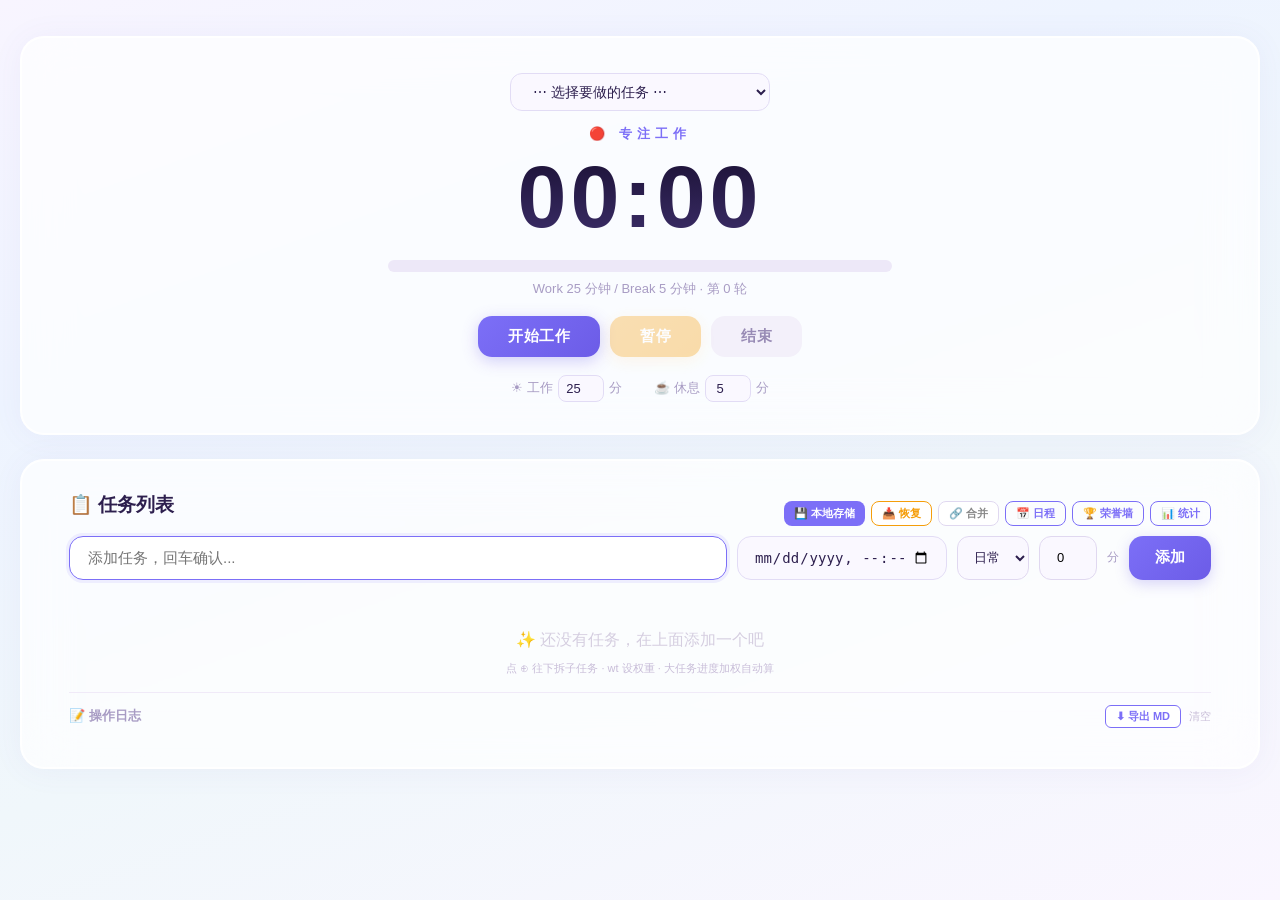
<file: index.html>
<!DOCTYPE html>
<html lang="zh">
<head>
<meta charset="UTF-8">
<meta name="viewport" content="width=device-width, initial-scale=1.0">
<title>光阴簿</title>
<link rel="stylesheet" href="style.css">
</head>
<body>
<div class="wrap">
  <!-- 番茄钟 -->
  <div class="timer-card">
    <div class="timer-inner">
      <div class="timer-pick">
        <select id="taskSelect" onchange="onPickTask()">
          <option value="">⋯ 选择要做的任务 ⋯</option>
        </select>
      </div>
      <div class="timer-label" id="phaseLabel">准备就绪</div>
      <div class="timer-time" id="timeDisplay">25:00</div>
      <div id="pausedTag"></div>
      <div class="timer-bar-wrap">
        <div class="timer-bar" id="timerBar" style="width:0%; background:#7c6ff7;"></div>
      </div>
      <div class="timer-info" id="timerInfo">Work 25 分钟 / Break 5 分钟 · 第 0 轮</div>
      <div class="timer-btns">
        <button class="btn-start" id="btnStart" onclick="startTimer()">开始工作</button>
        <button class="btn-pause" id="btnPause" onclick="togglePause()" disabled>暂停</button>
        <button class="btn-quit" onclick="quitTimer()">结束</button>
      </div>
      <div class="settings">
        <label>☀ 工作 <input id="workMin" type="number" value="25" min="1" max="120"> 分</label>
        <label>☕ 休息 <input id="breakMin" type="number" value="5" min="1" max="60"> 分</label>
      </div>
    </div>
  </div>

  <!-- 任务列表 -->
  <div class="task-card" style="margin-bottom:24px;">
      <div style="display:flex; align-items:center; justify-content:space-between;">
        <h2>📋 任务列表</h2>
        <div style="display:flex; gap:6px;">
          <button onclick="pickDataFile()" id="btnSetupStorage" style="font-size:11px; color:#fff; background:#7c6ff7; border:none; padding:4px 10px; border-radius:8px; cursor:pointer; font-weight:600;">💾 本地存储</button>
          <button onclick="document.getElementById('importFile').click()" style="font-size:11px; color:#f59e0b; background:#fff; border:1.5px solid #f59e0b; padding:4px 10px; border-radius:8px; cursor:pointer; font-weight:600;">📥 恢复</button>
          <input id="importFile" type="file" accept=".json" onchange="importAll(this)" style="display:none;">
          <button onclick="toggleMergeMode()" id="btnMergeMode" style="font-size:11px; color:#888; background:#fff; border:1.5px solid #e0d8f0; padding:4px 10px; border-radius:8px; cursor:pointer; font-weight:600;">🔗 合并</button>
          <a href="calendar.html" style="font-size:11px; color:#7c6ff7; text-decoration:none; font-weight:600; padding:4px 10px; border:1.5px solid #7c6ff7; border-radius:8px;">📅 日程</a>
          <a href="done.html" style="font-size:11px; color:#7c6ff7; text-decoration:none; font-weight:600; padding:4px 10px; border:1.5px solid #7c6ff7; border-radius:8px;">🏆 荣誉墙</a>
          <a href="stats.html" style="font-size:11px; color:#7c6ff7; text-decoration:none; font-weight:600; padding:4px 10px; border:1.5px solid #7c6ff7; border-radius:8px;">📊 统计</a>
        </div>
      </div>
      <div class="add-row">
        <input id="input" type="text" placeholder="添加任务，回车确认..." autofocus>
        <input id="inputDdl" type="datetime-local" title="截止时间（可留空）">
        <select id="taskCat" style="padding:10px 12px; border:1.5px solid #e0d8f0; border-radius:12px; background:#faf8ff; font-size:13px; outline:none; color:#2d1f4e;">
          <option value="daily">日常</option>
          <option value="important">重要</option>
          <option value="flexible">弹性</option>
        </select>
        <input id="inputEst" type="number" min="0" max="1080" value="0" title="预估分钟" style="width:58px; padding:10px 8px; border:1.5px solid #e0d8f0; border-radius:12px; background:#faf8ff; font-size:13px; text-align:center; outline:none;">
        <span style="font-size:12px;color:#a89cc4;align-self:center;">分</span>
        <button onclick="addTask(-1)">添加</button>
      </div>
      <div id="list"></div>
      <div id="mergeBar" style="display:none;text-align:center;padding:8px;margin-top:8px;">
        <button onclick="mergeTasks()" style="padding:8px 18px;border:none;border-radius:10px;background:#7c6ff7;color:#fff;font-size:13px;cursor:pointer;font-weight:700;">合并选中任务</button>
        <button onclick="clearMergeSelect()" style="padding:8px 14px;border:none;border-radius:10px;background:#f3f0fa;color:#888;font-size:13px;cursor:pointer;margin-left:6px;">取消</button>
      </div>
      <div class="sub-hint">点 ⊕ 往下拆子任务 · wt 设权重 · 大任务进度加权自动算</div>

      <!-- 操作日志 -->
      <div style="margin-top:16px; border-top:1px solid #f0eaf8; padding-top:12px;">
        <div style="display:flex; align-items:center; justify-content:space-between; margin-bottom:8px;">
          <span style="font-size:13px; font-weight:700; color:#a89cc4; cursor:pointer;"
            onclick="const l=document.getElementById('logList');l.style.display=l.style.display==='none'?'block':'none';">
            📝 操作日志
          </span>
          <div style="display:flex; gap:8px;">
            <button onclick="downloadLog()"
              style="font-size:11px; border:1.5px solid #7c6ff7; background:#fff; color:#7c6ff7;
              padding:3px 10px; border-radius:6px; cursor:pointer; font-weight:600;">⬇ 导出 MD</button>
            <button onclick="sessionLog=[];localStorage.setItem('pomotasks_log','[]');renderLog();"
              style="font-size:11px; border:none; background:none; color:#c8bdd8; cursor:pointer;">清空</button>
          </div>
        </div>
        <div id="logList" style="display:none; max-height:200px; overflow-y:auto; font-size:12px; color:#888;">
        </div>
      </div>
    </div>

  </div>
</div>

<div class="toast" id="toast"></div>

<div class="modal-overlay" id="taskNoteModal" style="display:none;" onclick="if(event.target===this)closeTaskNote()">
  <div class="modal-box">
    <h3 id="taskNoteTitle">编辑备注</h3>
    <textarea id="taskNoteText" placeholder="输入备注..."></textarea>
    <div class="modal-btns">
      <button class="modal-btn-cancel" onclick="closeTaskNote()">取消</button>
      <button class="modal-btn-ok" onclick="saveTaskNote()">保存</button>
    </div>
  </div>
</div>

<script src="data.js"></script>
<script src="app.js"></script>
</body>
</html>
</file>
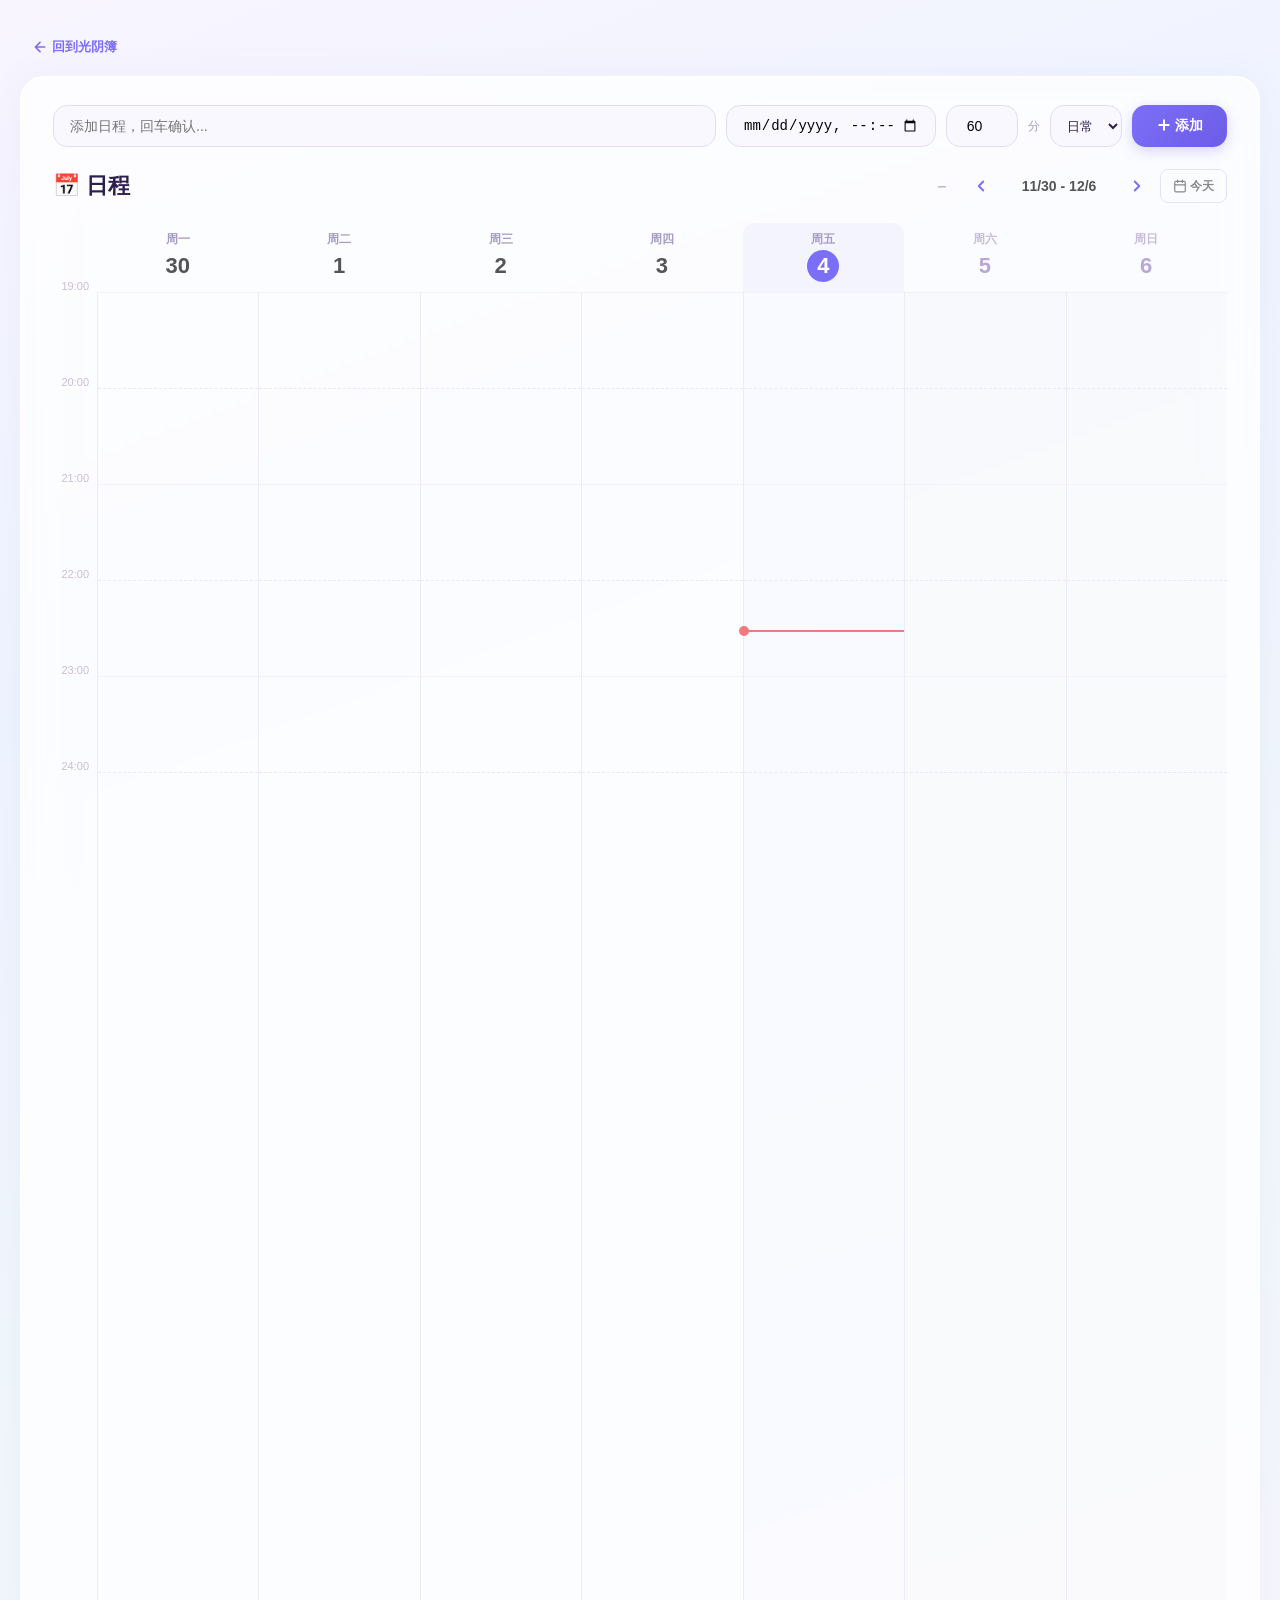
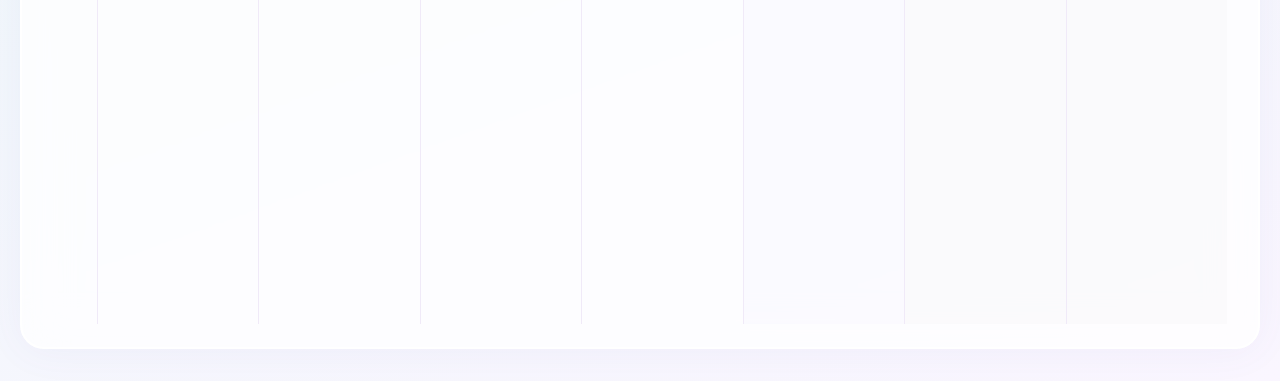
<file: calendar.html>
<!DOCTYPE html>
<html lang="zh">
<head>
<meta charset="UTF-8">
<meta name="viewport" content="width=device-width, initial-scale=1.0">
<title>光阴簿 · 日程</title>
<style>
/* @import removed - Google Fonts blocked in China, too slow */
* { margin:0; padding:0; box-sizing:border-box; }
body {
  font-family: -apple-system, BlinkMacSystemFont, "PingFang SC", "Microsoft YaHei", sans-serif;
  background: linear-gradient(160deg, #f8f5ff 0%, #eef4ff 30%, #f0f7fb 60%, #faf6ff 100%);
  min-height: 100vh; padding: 32px 20px; color: #1a1333;
  -webkit-font-smoothing: antialiased; -moz-osx-font-smoothing: grayscale;
}
.wrap { max-width:1300px; margin:0 auto; }
.back-link {
  display:inline-flex; align-items:center; gap:4px; margin-bottom:14px; font-size:13px;
  color:#7c6ff7; text-decoration:none; font-weight:600; padding:6px 12px; border-radius:10px;
  transition:background .15s;
}
.back-link:hover { background:rgba(124,111,247,0.08); }
.card {
  background: rgba(255,255,255,0.75); backdrop-filter: blur(24px);
  border: 1px solid rgba(255,255,255,0.85); border-radius: 24px;
  padding: 28px 32px 24px;
  box-shadow: 0 2px 40px rgba(100,80,180,0.06), 0 0 0 1px rgba(255,255,255,0.9) inset;
  animation: fadeUp 0.5s ease-out;
}
.add-bar { display:flex; gap:10px; margin-bottom:22px; animation: fadeUp 0.5s ease-out 0.05s both; }
.add-bar input, .add-bar select, .add-bar button {
  padding:11px 16px; border:1.5px solid #e2dcf5; border-radius:14px;
  background:#faf8ff; font-size:14px; outline:none; transition:all .2s;
}
.add-bar input:focus, .add-bar select:focus { border-color:#7c6ff7; box-shadow:0 0 0 3px rgba(124,111,247,0.08); background:#fff; }
.add-bar .btn-add {
  border:none; background:linear-gradient(135deg,#7c6ff7,#6c5ce7); color:#fff;
  font-weight:700; cursor:pointer; padding:11px 24px; box-shadow:0 4px 14px rgba(108,92,231,0.25);
  transition:all 0.2s cubic-bezier(.4,0,.2,1);
}
.add-bar .btn-add:hover { transform:translateY(-1px); box-shadow:0 6px 18px rgba(108,92,231,0.35); }
.add-bar .btn-add:active { transform:scale(0.96); }
.cal-header { display:flex; align-items:center; justify-content:space-between; margin-bottom:20px; animation: fadeUp 0.5s ease-out 0.1s both; }
.cal-header h1 { font-size:22px; font-weight:800; color:#2d1f4e; }
.cal-nav { display:flex; gap:6px; align-items:center; }
.cal-nav button {
  width:34px; height:34px; border:none; border-radius:10px; cursor:pointer;
  font-size:16px; display:flex; align-items:center; justify-content:center;
  transition:all 0.2s cubic-bezier(.4,0,.2,1); color:#7c6ff7; background:transparent;
}
.cal-nav button:hover { background:rgba(124,111,247,0.1); }
.cal-nav button:active { transform:scale(0.92); }
.cal-nav .nav-label { font-size:14px; font-weight:600; color:#555; min-width:110px; text-align:center; user-select:none; }
.cal-nav .btn-today { font-size:12px; font-weight:600; width:auto; padding:6px 12px; color:#888; border:1.5px solid #e8e0f5; border-radius:8px; }
.cal-nav .btn-today:hover { background:#f8f5ff; color:#7c6ff7; border-color:#7c6ff7; }
.day-headers { display:flex; margin-bottom:0; animation: fadeUp 0.5s ease-out 0.15s both; }
.day-headers .time-gutter { width:44px; flex-shrink:0; }
.day-hdr { flex:1; text-align:center; padding:8px 4px 10px; border-radius:12px 12px 0 0; transition:background .15s; }
.day-hdr .dow { font-size:12px; font-weight:600; color:#a89cc4; }
.day-hdr .dom {
  font-size:22px; font-weight:700; color:#555; line-height:1.2;
  display:inline-flex; align-items:center; justify-content:center;
  width:32px; height:32px; border-radius:50%; margin-top:2px;
}
.day-hdr.today { background:rgba(124,111,247,0.06); }
.day-hdr.today .dom { background:#7c6ff7; color:#fff; animation: todayGlow 3s ease-in-out infinite; }
.day-hdr.weekend .dow { color:#c8bdd8; }
.day-hdr.weekend .dom { color:#b8a8d8; }
.cal-body { display:flex; position:relative; transition:opacity 0.2s; }
.time-gutter { width:44px; flex-shrink:0; }
.time-gutter div { height:96px; font-size:11px; color:#c8bdd8; text-align:right; padding-right:8px; line-height:1; position:relative; top:-11px; }
.day-col { flex:1; position:relative; border-left:1px solid #f0eaf8; min-height:1632px; }
.day-col:first-of-type { border-left:none; }
.day-col.today { background:rgba(124,111,247,0.025); }
.day-col.weekend { background:rgba(0,0,0,0.01); }
.day-col .hour-line { height:96px; border-top:1px solid #f4f0fc; }
.day-col .hour-line:nth-child(2n) { border-top-style:dashed; border-top-color:#ece6f6; }
.now-line { position:absolute; left:0; right:0; height:2px; background:#ef4444; z-index:5; pointer-events:none; opacity:0.7; animation: nowPulse 2s ease-in-out infinite; }
.now-line::before { content:''; position:absolute; left:-5px; top:-4px; width:10px; height:10px; border-radius:50%; background:#ef4444; }
.block {
  position:absolute; border-radius:10px; padding:6px 10px; overflow:hidden;
  cursor:pointer; z-index:2; border-left:3px solid;
  animation: blockIn 0.35s ease-out; transform-origin:top center;
  transition:transform 0.2s cubic-bezier(.4,0,.2,1), filter 0.2s, box-shadow 0.2s;
}
.block:hover { transform:scaleX(1.03) translateY(-1px); box-shadow:0 4px 12px rgba(0,0,0,0.08); z-index:10; }
.block .b-name { font-size:13px; font-weight:700; word-break:break-all; line-height:1.3; }
.block .b-time { font-size:11px; opacity:0.65; }
.block.done { opacity:0.55; }
.block.done .b-name { text-decoration:line-through; }
.empty-hint { text-align:center; color:#d5cee0; padding:60px; font-size:14px; }

.modal-overlay { position:fixed; inset:0; background:rgba(0,0,0,0.3); z-index:100; display:flex; align-items:center; justify-content:center; animation: fadeIn 0.2s; }
.modal-box { background:#fff; border-radius:18px; padding:28px 32px; min-width:480px; max-width:640px; box-shadow:0 20px 60px rgba(0,0,0,0.18); }
.modal-box h3 { font-size:18px; color:#2d1f4e; margin-bottom:14px; }
.modal-box textarea { width:100%; height:120px; padding:12px 16px; border:1.5px solid #e2dcf5; border-radius:12px; font-size:15px; font-family:inherit; resize:vertical; outline:none; background:#faf8ff; }
.modal-box textarea:focus { border-color:#7c6ff7; }
.modal-btns { display:flex; gap:8px; justify-content:flex-end; margin-top:14px; }
.modal-btns button { padding:8px 20px; border:none; border-radius:10px; font-size:14px; cursor:pointer; font-weight:600; }
.modal-btn-ok { background:#7c6ff7; color:#fff; }
.modal-btn-cancel { background:#f3f0fa; color:#888; }
@keyframes fadeIn { from { opacity:0; } to { opacity:1; } }

@keyframes fadeUp { from { opacity:0; transform:translateY(12px); } to { opacity:1; transform:translateY(0); } }
@keyframes blockIn { from { opacity:0; transform:scaleY(0.8); } to { opacity:1; transform:scaleY(1); } }
@keyframes nowPulse { 0%,100% { opacity:0.6; } 50% { opacity:1; } }
@keyframes todayGlow { 0%,100% { box-shadow:0 0 0 0 rgba(124,111,247,0.3); } 50% { box-shadow:0 0 0 6px rgba(124,111,247,0); } }
</style>
</head>
<body>
<div class="wrap">
<a class="back-link" href="index.html">
  <svg width="16" height="16" viewBox="0 0 24 24" fill="none" stroke="currentColor" stroke-width="2.5" stroke-linecap="round" stroke-linejoin="round"><path d="M19 12H5M12 19l-7-7 7-7"/></svg>回到光阴簿
</a>
<div class="card">
  <div class="add-bar" id="addBar">
    <input id="sn" type="text" placeholder="添加日程，回车确认..." style="flex:1;">
    <input id="ss" type="datetime-local" style="width:210px;">
    <input id="sd" type="number" value="60" min="0" max="480" style="width:72px; text-align:center;">
    <span style="font-size:12px;color:#a89cc4;align-self:center;">分</span>
    <select id="sc" style="padding:10px 12px; border:1.5px solid #e2dcf5; border-radius:14px; background:#faf8ff; font-size:13px; outline:none; color:#2d1f4e;">
      <option value="daily">日常</option>
      <option value="important">重要</option>
      <option value="flexible">弹性</option>
    </select>
    <button class="btn-add" onclick="addSched()">
      <svg width="16" height="16" viewBox="0 0 24 24" fill="none" stroke="currentColor" stroke-width="3" stroke-linecap="round" style="vertical-align:-3px;margin-right:3px;"><path d="M12 5v14M5 12h14"/></svg>添加
    </button>
  </div>
  <div class="cal-header">
    <h1>📅 日程</h1>
    <div style="display:flex; gap:6px; align-items:center;">
      <button id="toggleAdd" onclick="const b=document.getElementById('addBar');b.style.display=b.style.display==='none'?'flex':'none';this.textContent=b.style.display==='none'?'＋':'－';" style="font-size:18px;border:none;background:none;color:#a89cc4;cursor:pointer;width:32px;height:32px;border-radius:8px;display:flex;align-items:center;justify-content:center;" title="展开/收起">－</button>
      <div class="cal-nav">
        <button onclick="changeWeek(-1)" title="上一周"><svg width="18" height="18" viewBox="0 0 24 24" fill="none" stroke="currentColor" stroke-width="2.5" stroke-linecap="round" stroke-linejoin="round"><path d="M15 18l-6-6 6-6"/></svg></button>
        <span class="nav-label" id="weekLabel"></span>
        <button onclick="changeWeek(1)" title="下一周"><svg width="18" height="18" viewBox="0 0 24 24" fill="none" stroke="currentColor" stroke-width="2.5" stroke-linecap="round" stroke-linejoin="round"><path d="M9 18l6-6-6-6"/></svg></button>
        <button class="btn-today" onclick="weekOffset=0;renderCal();"><svg width="14" height="14" viewBox="0 0 24 24" fill="none" stroke="currentColor" stroke-width="2" stroke-linecap="round" stroke-linejoin="round" style="margin-right:3px;"><rect x="3" y="4" width="18" height="18" rx="2"/><path d="M16 2v4M8 2v4M3 10h18"/></svg>今天</button>
      </div>
    </div>
  </div>
  <div class="day-headers" id="dayHeaders"></div>
  <div class="cal-body" id="calBody"></div>
<div class="modal-overlay" id="noteModal" style="display:none;" onclick="if(event.target===this)closeModal()">
  <div class="modal-box">
    <h3 id="modalTitle">编辑备注</h3>
    <textarea id="modalText" placeholder="输入备注..."></textarea>
    <div class="modal-btns">
      <button class="modal-btn-cancel" onclick="closeModal()">取消</button>
      <button class="modal-btn-ok" onclick="saveModal()">保存</button>
    </div>
  </div>
</div>

<div class="modal-overlay" id="editModal" style="display:none;" onclick="if(event.target===this)closeEdit()">
  <div class="modal-box">
    <h3>✏️ 编辑日程</h3>
    <div style="display:flex;flex-direction:column;gap:10px;">
      <input id="editName" placeholder="名称" style="padding:10px 14px;border:1.5px solid #e2dcf5;border-radius:12px;font-size:14px;outline:none;background:#faf8ff;">
      <input id="editStart" type="datetime-local" style="padding:10px 14px;border:1.5px solid #e2dcf5;border-radius:12px;font-size:14px;outline:none;background:#faf8ff;">
      <div style="display:flex;gap:8px;align-items:center;">
        <input id="editDur" type="number" min="0" max="480" style="width:80px;padding:10px;border:1.5px solid #e2dcf5;border-radius:12px;font-size:14px;text-align:center;outline:none;background:#faf8ff;">
        <span style="font-size:13px;color:#a89cc4;">分钟</span>
        <select id="editCat" style="padding:10px 12px;border:1.5px solid #e2dcf5;border-radius:12px;font-size:13px;outline:none;background:#faf8ff;color:#2d1f4e;">
          <option value="daily">日常</option><option value="important">重要</option><option value="flexible">弹性</option>
        </select>
      </div>
      <textarea id="editNote" placeholder="备注" style="height:60px;padding:10px 14px;border:1.5px solid #e2dcf5;border-radius:12px;font-size:14px;font-family:inherit;resize:vertical;outline:none;background:#faf8ff;"></textarea>
    </div>
    <div class="modal-btns">
      <button class="modal-btn-cancel" onclick="closeEdit()">取消</button>
      <button class="modal-btn-ok" onclick="saveEdit()">保存</button>
    </div>
  </div>
</div>

<script src="data.js"></script>
<script>
const COLORS = ['#7c6ff7','#f59e0b','#22c55e','#ef4444','#3b82f6','#ec4899','#14b8a6','#f97316','#8b5cf6','#06b6d4'];
const CAT_COLORS = { important:'#ef4444', daily:'#7c6ff7', flexible:'#22c55e' };
let colorIdx = {}, weekOffset = 0;

function getColor(k) { if(!colorIdx[k]) colorIdx[k]=COLORS[Object.keys(colorIdx).length%COLORS.length]; return colorIdx[k]; }
function catColor(s) { return CAT_COLORS[s.cat]||CAT_COLORS.daily; }
function changeWeek(n) { weekOffset+=n; renderCal(); }
function weekStart() {
  const now=new Date(), day=now.getDay();
  const mon=new Date(now); mon.setDate(now.getDate()-(day===0?6:day-1)+weekOffset*7);
  mon.setHours(0,0,0,0); return mon;
}

function addSched() {
  const name=document.getElementById('sn').value.trim();
  if(!name) return;
  if(name.length>100){ toast('⚠ 任务名不能超过100个字'); return; }
  scheduled.push({ name, start:document.getElementById('ss').value, dur:parseInt(document.getElementById('sd').value)||60, done:false, cat:document.getElementById('sc').value });
  document.getElementById('sn').value='';
  logAction('⏰ 添加日程 ['+name+']');
  saveData(); renderCal(); document.getElementById('sn').focus();
}

function toggleDone(idx){
  const s=scheduled[idx];
  s.done=!s.done;
  if(s.done) logAction('✅ 完成日程 ['+s.name+']');
  saveData(); renderCal();
}
function removeSched(idx){
  const s=scheduled[idx];
  logAction('🗑 删除日程 ['+s.name+']');
  scheduled.splice(idx,1); saveData(); renderCal();
}
let editingIdx = null;
function editNote(idx){
  editingIdx=idx;
  const s=scheduled[idx];
  document.getElementById('modalTitle').textContent='📝 '+s.name;
  document.getElementById('modalText').value=s.note||'';
  document.getElementById('noteModal').style.display='flex';
  document.getElementById('modalText').focus();
}
function closeModal(){ document.getElementById('noteModal').style.display='none'; editingIdx=null; }
let editIdx = null;
function openEdit(idx){
  editIdx = idx;
  const s = scheduled[idx];
  document.getElementById('editName').value = s.name;
  document.getElementById('editStart').value = s.start || '';
  document.getElementById('editDur').value = s.dur;
  document.getElementById('editCat').value = s.cat || 'daily';
  document.getElementById('editNote').value = s.note || '';
  document.getElementById('editModal').style.display = 'flex';
}
function closeEdit(){ document.getElementById('editModal').style.display='none'; editIdx=null; }
function saveEdit(){
  if (editIdx===null) return;
  const s = scheduled[editIdx];
  s.name = document.getElementById('editName').value.trim() || s.name;
  s.start = document.getElementById('editStart').value;
  s.dur = parseInt(document.getElementById('editDur').value) || s.dur;
  s.cat = document.getElementById('editCat').value;
  s.note = document.getElementById('editNote').value.trim();
  closeEdit();
  logAction('✏ 编辑日程 ['+s.name+']');
  saveData(); renderCal();
}
function saveModal(){
  if(editingIdx===null) return;
  const s=scheduled[editingIdx];
  const note=document.getElementById('modalText').value.trim();
  s.note=note; closeModal();
  logAction('📝 备注 ['+s.name+'] '+(note||'清空'));
  saveData(); renderCal();
}
function cycleCat(idx){
  const s=scheduled[idx];
  const cats=['important','daily','flexible'];
  const i=cats.indexOf(s.cat||'daily');
  s.cat=cats[(i+1)%3];
  const labels={important:'重要',daily:'日常',flexible:'弹性'};
  logAction('🏷 分类 ['+s.name+'] → '+labels[s.cat]);
  saveData(); renderCal();
}

function renderCal() {
  const body=document.getElementById('calBody');
  const ws=weekStart();
  const today=new Date(); today.setHours(0,0,0,0);
  const we=new Date(ws); we.setDate(we.getDate()+6);
  document.getElementById('weekLabel').textContent=(ws.getMonth()+1)+'/'+ws.getDate()+' - '+(we.getMonth()+1)+'/'+we.getDate();
  const dayNames=['周一','周二','周三','周四','周五','周六','周日'];
  let hdrHTML='<div class="time-gutter"></div>';
  for(let d=0;d<7;d++){
    const date=new Date(ws); date.setDate(ws.getDate()+d);
    const isToday=date.getTime()===today.getTime();
    const isWeekend=d>=5;
    hdrHTML+=`<div class="day-hdr${isToday?' today':''}${isWeekend?' weekend':''}" style="flex:1;"><div class="dow">${dayNames[d]}</div><div class="dom">${date.getDate()}</div></div>`;
  }
  document.getElementById('dayHeaders').innerHTML=hdrHTML;

  let SH=6,EH=23;
  const allStarts=[], allEnds=[];
  for(let d=0;d<7;d++){
    const date=new Date(ws); date.setDate(ws.getDate()+d);
    const ds=date.getFullYear()+'-'+String(date.getMonth()+1).padStart(2,'0')+'-'+String(date.getDate()).padStart(2,'0');
    (scheduled.filter(s=>s.start&&s.start.slice(0,10)===ds)).forEach(s=>{
      allStarts.push(new Date(s.start).getHours());
      allEnds.push(Math.ceil((new Date(s.start).getTime()+s.dur*60000)/3600000));
    });
  }
  const nowH=new Date().getHours(); allStarts.push(nowH); allEnds.push(nowH);
  if(allStarts.length>0){
    SH=Math.max(0,Math.min(...allStarts)-1);
    EH=Math.min(24,Math.max(...allEnds)+1);
    if(EH-SH<10){ SH=Math.max(0,SH-2); EH=Math.min(24,EH+2); }
  }
  const PX=96;
  let bodyHTML='<div class="time-gutter">';
  for(let h=SH;h<=EH;h++) bodyHTML+=`<div>${h}:00</div>`;
  bodyHTML+='</div>';
  const now=new Date();
  const nowMin=(now.getHours()-SH)*60+now.getMinutes();
  const nowTop=nowMin/60*PX;

  for(let d=0;d<7;d++){
    const date=new Date(ws); date.setDate(ws.getDate()+d);
    const isToday=date.getTime()===today.getTime();
    const isWeekend=d>=5;
    const ds=date.getFullYear()+'-'+String(date.getMonth()+1).padStart(2,'0')+'-'+String(date.getDate()).padStart(2,'0');
    const tasks=scheduled.filter(s=>s.start&&s.start.slice(0,10)===ds);

    // Overlap clusters
    tasks.sort((a,b)=>a.start.localeCompare(b.start));
    const clusters=[];
    tasks.forEach(s=>{
      const st=new Date(s.start).getTime();
      const end=st+s.dur*60000;
      let added=false;
      for(const cl of clusters){ if(cl.maxEnd>st){ cl.tasks.push(s); cl.maxEnd=Math.max(cl.maxEnd,end); added=true; break; } }
      if(!added) clusters.push({ tasks:[s], maxEnd:end });
    });
    const laneMap=new Map();
    clusters.forEach(cl=>{
      const lanes=[];
      cl.tasks.forEach(s=>{
        const st=new Date(s.start).getTime();
        let lane=0; while(lanes[lane]&&lanes[lane]>st) lane++;
        lanes[lane]=st+s.dur*60000;
        laneMap.set(s,{lane,total:Math.max(1,lanes.length)});
      });
    });

    bodyHTML+=`<div class="day-col${isToday?' today':''}${isWeekend?' weekend':''}" style="flex:1;">`;
    for(let h=SH;h<=EH;h++) bodyHTML+='<div class="hour-line"></div>';
    if(isToday&&now.getHours()>=SH&&now.getHours()<=EH) bodyHTML+=`<div class="now-line" style="top:${nowTop}px;"></div>`;

    tasks.forEach(s=>{
      const idx=scheduled.indexOf(s);
      const start=new Date(s.start);
      const end=new Date(start.getTime()+s.dur*60000);
      const top=((start.getHours()-SH)*60+start.getMinutes())/60*PX;
      const h=s.dur/60*PX;
      const isDDL=s.dur===0;
      const dh=isDDL?20:Math.max(36,Math.round(h));
      const isShort=!isDDL&&h<44;
      const tStr=start.toLocaleTimeString('zh-CN',{hour:'2-digit',minute:'2-digit'});
      const ts=isDDL?'⏰ '+tStr:tStr+' - '+end.toLocaleTimeString('zh-CN',{hour:'2-digit',minute:'2-digit'});
      const li=laneMap.get(s)||{lane:0,total:1};
      const lw=100/li.total, left=li.lane*lw;
      const cc=catColor(s);

      if(isDDL){
        bodyHTML+=`<div class="block" style="top:${top-10}px;height:20px;left:${left}%;width:${lw-1}%;background:${cc}20;border-left:3px solid ${cc};border-radius:4px;"
          title="DDL · 单击完成 · 右键删除&#10;${s.name}&#10;⏰ ${tStr}${s.note?'&#10;📝 '+s.note:''}"
          onclick="openEdit(${idx})" oncontextmenu="event.preventDefault();if(confirm('删除 ${s.name}？'))removeSched(${idx})">
          <div style="font-size:10px;font-weight:700;white-space:nowrap;">
            <span onclick="event.stopPropagation();cycleCat(${idx})" title="切换分类" style="display:inline-block;width:6px;height:6px;border-radius:50%;background:${cc};margin-right:4px;vertical-align:middle;cursor:pointer;"></span>
            ⏰ ${s.name}
            <span onclick="event.stopPropagation();editNote(${idx})" title="编辑备注" style="cursor:pointer;font-size:11px;${s.note?'opacity:1':'opacity:0.4'};margin-left:2px;">📝</span>
          </div>
        </div>`;
      } else {
        bodyHTML+=`<div class="block${s.done?' done':''}" style="top:${top}px;height:${dh}px;left:${left}%;width:${lw-1}%;background:${cc}12;border-left-color:${cc};"
          title="单击编辑备注 · 右键删除&#10;${s.name}&#10;${ts} (${s.dur}分钟)${s.note?'&#10;📝 '+s.note:''}"
          onclick="openEdit(${idx})" oncontextmenu="event.preventDefault();if(confirm('删除 ${s.name}？'))removeSched(${idx})">
          <div class="b-name" style="${isShort?'font-size:11px;':''}">
            <span onclick="event.stopPropagation();cycleCat(${idx})" title="切换分类" style="display:inline-block;width:8px;height:8px;border-radius:50%;background:${cc};margin-right:4px;vertical-align:middle;cursor:pointer;"></span>
            ${s.name}
            <span onclick="event.stopPropagation();editNote(${idx})" title="编辑备注" style="cursor:pointer;font-size:13px;${s.note?'opacity:1':'opacity:0.4'};margin-left:2px;">📝</span>
          </div>
          ${isShort?'':'<div class="b-time">'+ts+'</div>'}
          ${s.note?'<div class="b-time" style="opacity:0.7;font-size:11px;">'+s.note+'</div>':''}
        </div>`;
      }
    });
    bodyHTML+='</div>';
  }
  document.getElementById('calBody').innerHTML=bodyHTML;
}

document.getElementById('sn').addEventListener('keydown',e=>{if(e.key==='Enter')addSched();});
renderCal();
</script>
</body>
</html>
</file>
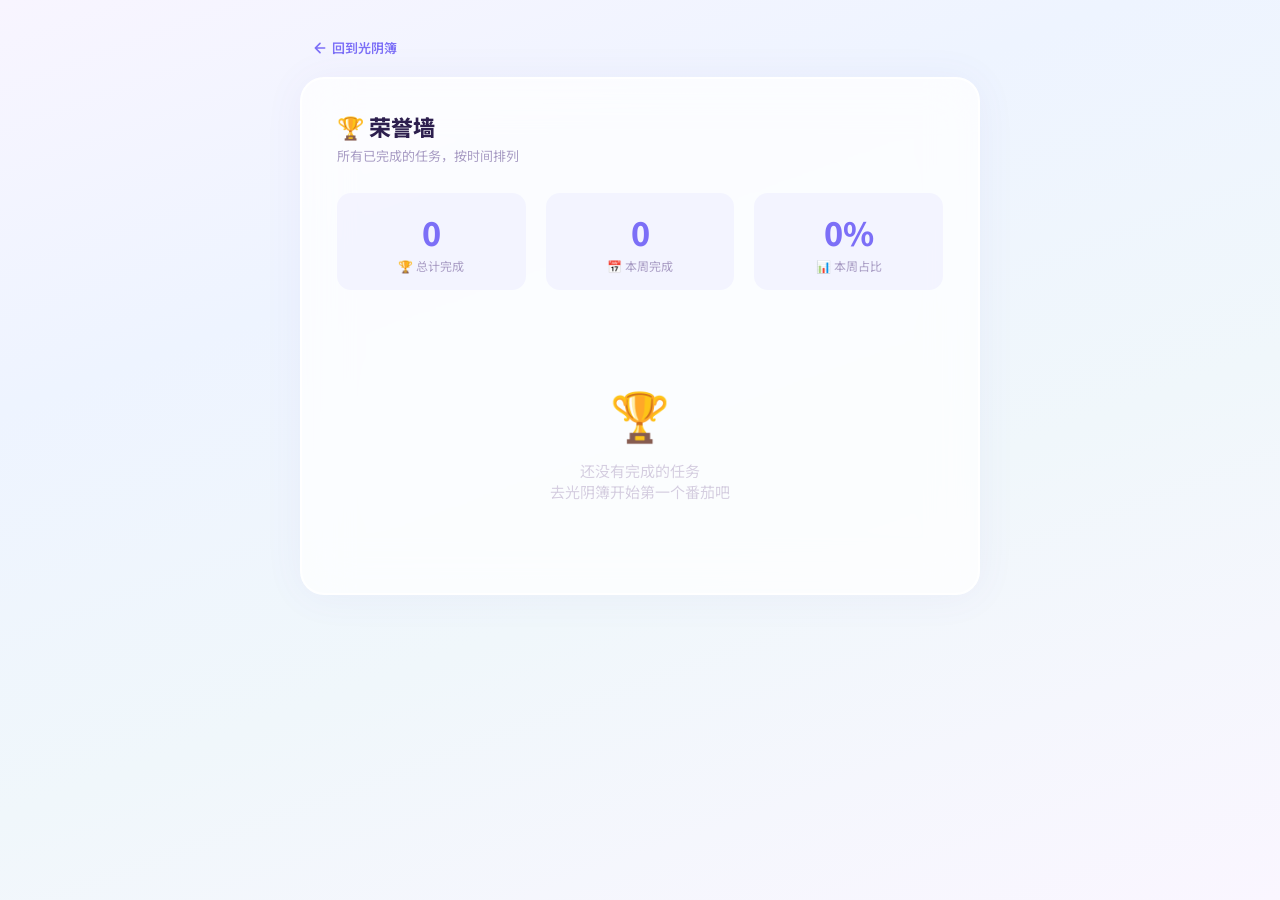
<file: done.html>
<!DOCTYPE html>
<html lang="zh">
<head>
<meta charset="UTF-8">
<meta name="viewport" content="width=device-width, initial-scale=1.0">
<title>光阴簿 · 荣誉墙</title>
<style>
@import url('https://fonts.googleapis.com/css2?family=Noto+Sans+SC:wght@400;500;600;700;800&display=swap');
* { margin:0; padding:0; box-sizing:border-box; }
body {
  font-family: "Noto Sans SC", -apple-system, BlinkMacSystemFont, "PingFang SC", "Microsoft YaHei", sans-serif;
  background: linear-gradient(160deg, #f8f5ff 0%, #eef4ff 30%, #f0f7fb 60%, #faf6ff 100%);
  min-height: 100vh; padding: 32px 20px; color: #1a1333;
  -webkit-font-smoothing: antialiased;
}
.wrap { max-width:680px; margin:0 auto; }
.back-link {
  display:inline-flex; align-items:center; gap:4px; margin-bottom:14px; font-size:13px;
  color:#7c6ff7; text-decoration:none; font-weight:600; padding:6px 12px; border-radius:10px;
  transition:background .15s;
}
.back-link:hover { background:rgba(124,111,247,0.08); }

.card {
  background: rgba(255,255,255,0.75); backdrop-filter: blur(24px);
  border: 1px solid rgba(255,255,255,0.85);
  border-radius: 24px; padding: 32px 36px;
  box-shadow: 0 2px 40px rgba(100,80,180,0.06), 0 0 0 1px rgba(255,255,255,0.9) inset;
}
h1 { font-size:22px; font-weight:800; color:#2d1f4e; margin-bottom:4px; }
.subtitle { font-size:13px; color:#a89cc4; margin-bottom:28px; }

/* Stats row */
.stats { display:flex; gap:20px; margin-bottom:28px; }
.stat { flex:1; background:rgba(124,111,247,0.06); border-radius:14px; padding:16px; text-align:center; }
.stat-num { font-size:32px; font-weight:800; color:#7c6ff7; }
.stat-label { font-size:12px; color:#a89cc4; margin-top:2px; }

/* Timeline */
.timeline { position:relative; padding-left:28px; }
.timeline::before {
  content:''; position:absolute; left:8px; top:4px; bottom:4px;
  width:2px; background:linear-gradient(180deg, #7c6ff7, #e8e0f5 60%, #f4f0fc);
  border-radius:1px;
}

.date-group { margin-bottom:24px; }
.date-label {
  font-size:13px; font-weight:700; color:#7c6ff7; margin-bottom:10px;
  display:flex; align-items:center; gap:8px;
}
.date-label::before {
  content:''; width:10px; height:10px; border-radius:50%;
  background:#7c6ff7; position:absolute; left:4px; margin-top:1px;
}

.entry {
  position:relative; padding:12px 16px; margin-bottom:6px;
  background:#fff; border-radius:12px; border:1px solid #f2eef9;
  transition:all .15s;
}
.entry:hover { border-color:#e2dcf5; box-shadow:0 2px 8px rgba(100,80,180,0.06); }
.entry .e-name { font-size:14px; font-weight:600; color:#2d1f4e; }
.entry .e-time { font-size:11px; color:#c8bdd8; margin-top:2px; }
.entry .e-subs {
  margin-top:6px; padding-top:6px; border-top:1px dashed #f4f0fc;
  display:flex; flex-wrap:wrap; gap:4px;
}
.entry .e-sub {
  font-size:11px; background:rgba(124,111,247,0.06); color:#7c6ff7;
  padding:2px 8px; border-radius:6px;
}

.empty { text-align:center; color:#d5cee0; padding:60px 20px; font-size:15px; }
.empty-icon { font-size:48px; margin-bottom:12px; }
</style>
</head>
<body>
<div class="wrap">

<a class="back-link" href="index.html">
  <svg width="16" height="16" viewBox="0 0 24 24" fill="none" stroke="currentColor" stroke-width="2.5" stroke-linecap="round" stroke-linejoin="round"><path d="M19 12H5M12 19l-7-7 7-7"/></svg>
  回到光阴簿
</a>

<div class="card">
  <h1>🏆 荣誉墙</h1>
  <div class="subtitle">所有已完成的任务，按时间排列</div>

  <div class="stats" id="statsRow"></div>
  <div id="timeline"></div>
</div>

</div>

<script src="data.js"></script>
<script>
// Parse done tasks from session log
function getDoneTimeline() {
  const log = JSON.parse(localStorage.getItem('pomotasks_log') || '[]');
  const doneEntries = [];
  const seen = new Set();

  // Reverse to get chronological order
  for (let i = log.length - 1; i >= 0; i--) {
    const e = log[i];
    if (e.msg.includes('🎉 完成 [')) {
      const m = e.msg.match(/🎉 完成 \[(.+?)\]/);
      if (m) {
        const name = m[1];
        const key = name + '|' + e.time;
        if (!seen.has(key)) {
          seen.add(key);
          doneEntries.push({ name, time: e.time, ts: e.ts, subs: [] });
        }
      }
    }
  }

  // Try to enrich with task data (find subtasks)
  try {
    const raw = localStorage.getItem('pomotasks_v2');
    if (raw) {
      const d = JSON.parse(raw);
      function findTask(list, name) {
        for (const t of list) {
          if (t.name === name) return t;
          if (t.children) { const f = findTask(t.children, name); if (f) return f; }
        }
        return null;
      }
      doneEntries.forEach(e => {
        const t = findTask(d.tasks || [], e.name);
        if (t && t.children && t.children.length > 0) {
          e.subs = t.children.filter(c => c.done).map(c => c.name);
        }
      });
    }
  } catch(ex) {}

  return doneEntries;
}

function fmtDate(d) {
  const now = new Date();
  const date = new Date(d);
  const diff = Math.floor((now - date) / 86400000);
  if (diff === 0) return '今天';
  if (diff === 1) return '昨天';
  if (diff < 7) return diff + '天前';
  return (date.getMonth()+1) + '月' + date.getDate() + '日';
}

function groupByDate(entries) {
  const groups = {};
  entries.forEach(e => {
    const d = new Date(e.ts);
    const key = d.toLocaleDateString('zh-CN');
    if (!groups[key]) groups[key] = { date: d, entries: [] };
    groups[key].entries.push(e);
  });
  return Object.values(groups).sort((a, b) => b.date - a.date);
}

function renderWall() {
  const done = getDoneTimeline();
  const total = done.length;

  // Stats
  const thisWeek = done.filter(e => {
    const now = new Date(), d = new Date(e.ts);
    return (now - d) / 86400000 < 7;
  }).length;

  document.getElementById('statsRow').innerHTML = `
    <div class="stat">
      <div class="stat-num">${total}</div>
      <div class="stat-label">🏆 总计完成</div>
    </div>
    <div class="stat">
      <div class="stat-num">${thisWeek}</div>
      <div class="stat-label">📅 本周完成</div>
    </div>
    <div class="stat">
      <div class="stat-num">${total > 0 ? Math.round(thisWeek/total*100) : 0}%</div>
      <div class="stat-label">📊 本周占比</div>
    </div>
  `;

  // Timeline
  const tl = document.getElementById('timeline');
  if (done.length === 0) {
    tl.innerHTML = '<div class="empty"><div class="empty-icon">🏆</div>还没有完成的任务<br>去光阴簿开始第一个番茄吧</div>';
    return;
  }

  const groups = groupByDate(done);
  tl.innerHTML = '<div class="timeline">' + groups.map(g => `
    <div class="date-group">
      <div class="date-label">${fmtDate(g.date)}</div>
      ${g.entries.map(e => `
        <div class="entry">
          <div class="e-name">${e.name}</div>
          <div class="e-time">${e.time}</div>
          ${e.subs.length > 0 ? `
            <div class="e-subs">
              ${e.subs.map(s => `<span class="e-sub">✓ ${s}</span>`).join('')}
            </div>
          ` : ''}
        </div>
      `).join('')}
    </div>
  `).join('') + '</div>';
}

renderWall();
</script>
</body>
</html>
</file>
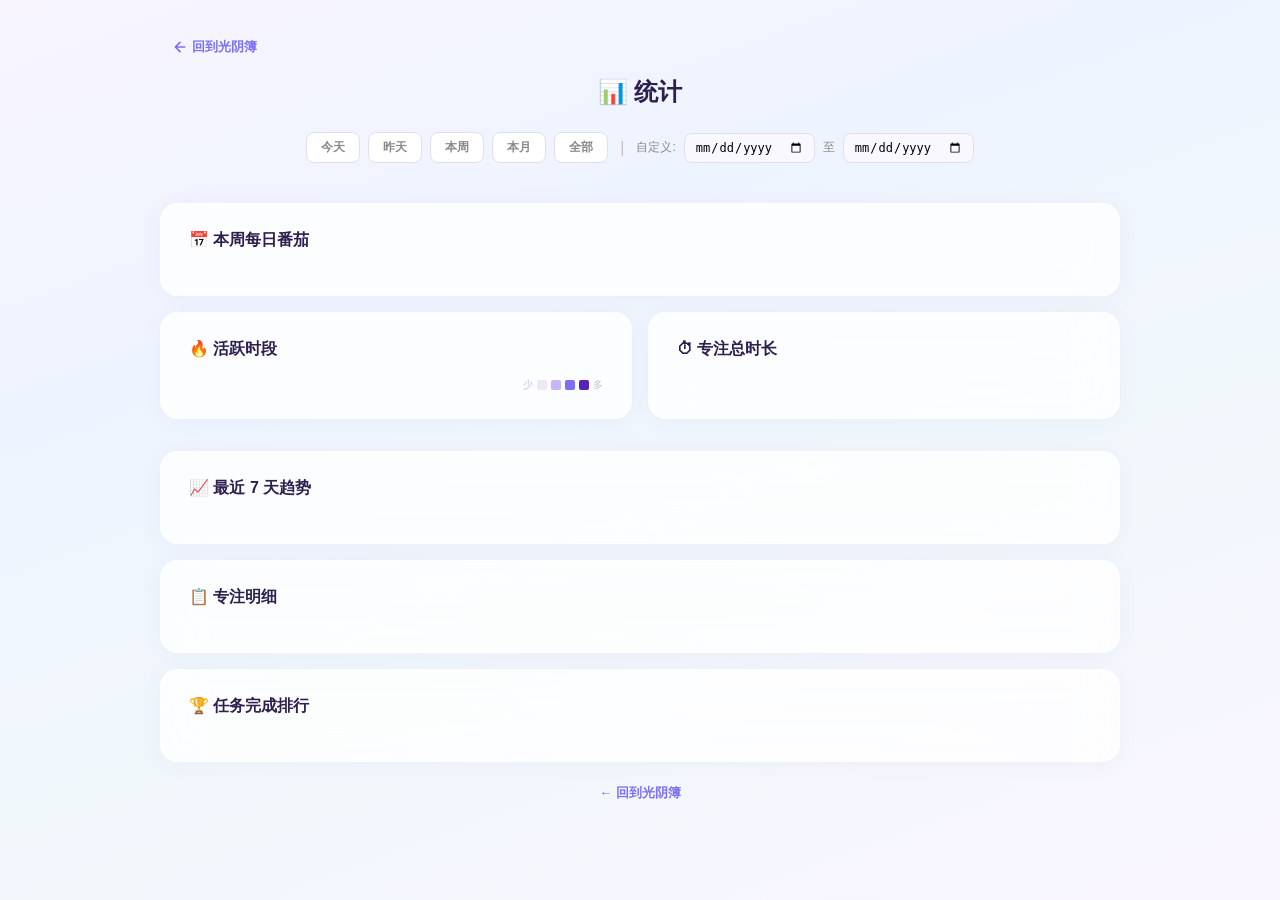
<file: stats.html>
<!DOCTYPE html>
<html lang="zh">
<head>
<meta charset="UTF-8">
<meta name="viewport" content="width=device-width, initial-scale=1.0">
<title>光阴簿 · 统计</title>
<style>
/* Google Fonts removed */
* { margin:0; padding:0; box-sizing:border-box; }
body {
  font-family: -apple-system, BlinkMacSystemFont, "PingFang SC", "Microsoft YaHei", sans-serif;
  background: linear-gradient(160deg, #f8f5ff 0%, #eef4ff 30%, #f0f7fb 60%, #faf6ff 100%);
  min-height: 100vh; padding: 32px 20px; color: #1a1333;
  -webkit-font-smoothing: antialiased;
}
.wrap { max-width:960px; margin:0 auto; }
.back-link {
  display:inline-flex; align-items:center; gap:4px; margin-bottom:14px; font-size:13px;
  color:#7c6ff7; text-decoration:none; font-weight:600; padding:6px 12px; border-radius:10px;
  transition:background .15s;
}
.back-link:hover { background:rgba(124,111,247,0.08); }

h1 { font-size:24px; margin-bottom:24px; text-align:center; color:#2d1f4e; font-weight:800; }

/* Top stats row */
.top-row { display:grid; grid-template-columns:repeat(4,1fr); gap:14px; margin-bottom:20px; }
.stat-card {
  background: rgba(255,255,255,0.8); backdrop-filter: blur(20px);
  border: 1px solid rgba(255,255,255,0.9); border-radius:18px; padding:22px 20px;
  text-align:center; box-shadow: 0 2px 20px rgba(100,80,180,0.05);
}
.stat-num { font-size:40px; font-weight:800; color:#7c6ff7; line-height:1.1; }
.stat-label { font-size:12px; color:#a89cc4; margin-top:4px; }
.stat-sub { font-size:11px; color:#c8bdd8; margin-top:2px; }

/* Cards */
.chart-card {
  background: rgba(255,255,255,0.8); backdrop-filter: blur(20px);
  border: 1px solid rgba(255,255,255,0.9); border-radius:18px; padding:26px 28px;
  box-shadow: 0 2px 20px rgba(100,80,180,0.05); margin-bottom:16px;
}
.chart-card h2 { font-size:16px; color:#2d1f4e; margin-bottom:18px; font-weight:700; }

.bar-row { display:flex; align-items:center; gap:12px; margin-bottom:8px; }
.bar-label { width:56px; font-size:13px; color:#888; text-align:right; flex-shrink:0; }
.bar-track { flex:1; height:26px; background:#ede8f8; border-radius:13px; overflow:hidden; }
.bar-fill { height:100%; border-radius:13px; display:flex; align-items:center; padding-left:10px; }
.bar-fill span { font-size:11px; color:#fff; font-weight:700; }

.two-col { display:grid; grid-template-columns:1fr 1fr; gap:16px; margin-bottom:16px; }

/* Heatmap */
.heatmap { display:flex; gap:2px; }
.heat-col { flex:1; display:flex; flex-direction:column; gap:2px; }
.heat-cell { aspect-ratio:1; border-radius:3px; position:relative; }
.heat-cell[title]:hover::after {
  content:attr(title); position:absolute; bottom:100%; left:50%; transform:translateX(-50%);
  background:#1a1033; color:#fff; font-size:10px; padding:2px 8px; border-radius:4px;
  white-space:nowrap; z-index:10; pointer-events:none;
}
.heat-legend { display:flex; gap:4px; align-items:center; justify-content:flex-end; margin-top:6px; font-size:10px; color:#c8bdd8; }

/* Trend */
.trend-line { position:relative; height:120px; }
.trend-svg { width:100%; height:100%; }

.empty { text-align:center; color:#d5cee0; padding:30px; font-size:14px; }
.range-btn {
  padding:6px 14px; border:1.5px solid #e2dcf5; border-radius:8px;
  background:#fff; color:#888; font-size:12px; cursor:pointer; font-weight:600;
  transition:all .15s;
}
.range-btn:hover { border-color:#7c6ff7; color:#7c6ff7; }
.range-btn.active { background:#7c6ff7; color:#fff; border-color:#7c6ff7; }
</style>
</head>
<body>
<div class="wrap">

<a class="back-link" href="index.html">
  <svg width="16" height="16" viewBox="0 0 24 24" fill="none" stroke="currentColor" stroke-width="2.5" stroke-linecap="round" stroke-linejoin="round"><path d="M19 12H5M12 19l-7-7 7-7"/></svg>
  回到光阴簿
</a>

<h1>📊 统计</h1>

<div style="display:flex; gap:8px; justify-content:center; margin-bottom:20px; flex-wrap:wrap; align-items:center;">
  <button class="range-btn active" onclick="setRange('today')">今天</button>
  <button class="range-btn" onclick="setRange('yesterday')">昨天</button>
  <button class="range-btn" onclick="setRange('week')">本周</button>
  <button class="range-btn" onclick="setRange('month')">本月</button>
  <button class="range-btn" onclick="setRange('all')">全部</button>
  <span style="color:#c8bdd8;margin:0 4px;">|</span>
  <span style="font-size:12px;color:#888;">自定义:</span>
  <input type="date" id="fromDate" onchange="setRange('custom')" style="padding:6px 10px;border:1.5px solid #e2dcf5;border-radius:8px;font-size:12px;background:#faf8ff;outline:none;">
  <span style="font-size:12px;color:#888;">至</span>
  <input type="date" id="toDate" onchange="setRange('custom')" style="padding:6px 10px;border:1.5px solid #e2dcf5;border-radius:8px;font-size:12px;background:#faf8ff;outline:none;">
</div>

<div class="top-row" id="topStats"></div>
<div class="chart-card">
  <h2>📅 本周每日番茄</h2>
  <div id="weekChart"></div>
</div>
<div class="two-col">
  <div class="chart-card">
    <h2>🔥 活跃时段</h2>
    <div id="heatmap"></div>
    <div class="heat-legend"><span>少</span><span style="display:inline-block;width:10px;height:10px;border-radius:2px;background:#ede8f8;"></span><span style="display:inline-block;width:10px;height:10px;border-radius:2px;background:#c4b5fd;"></span><span style="display:inline-block;width:10px;height:10px;border-radius:2px;background:#7c6ff7;"></span><span style="display:inline-block;width:10px;height:10px;border-radius:2px;background:#5b21b6;"></span><span>多</span></div>
  </div>
  <div class="chart-card">
    <h2>⏱ 专注总时长</h2>
    <div id="totalFocus"></div>
  </div>
</div>
<div class="chart-card">
  <h2>📈 最近 7 天趋势</h2>
  <div id="trendChart"></div>
</div>
<div class="chart-card">
  <h2>📋 专注明细</h2>
  <div id="drillDown"></div>
</div>
<div class="chart-card">
  <h2>🏆 任务完成排行</h2>
  <div id="taskRank"></div>
</div>

<a class="back-link" href="index.html" style="display:block;text-align:center;width:fit-content;margin:0 auto;">← 回到光阴簿</a>
</div>

<script src="data.js"></script>
<script>
let dateRange = 'today';
let filterStart = null, filterEnd = null;

function setRange(r) {
  dateRange = r;
  document.querySelectorAll('.range-btn').forEach(b => b.classList.remove('active'));
  event.target.classList.add('active');
  const now = new Date(); now.setHours(0,0,0,0);
  if (r === 'today') { filterStart = new Date(now); filterEnd = new Date(now.getTime()+86400000); }
  else if (r === 'yesterday') { filterStart = new Date(now.getTime()-86400000); filterEnd = new Date(now); }
  else if (r === 'week') { const d = now.getDay(); filterStart = new Date(now.getTime()-(d===0?6:d-1)*86400000); filterEnd = new Date(); }
  else if (r === 'month') { filterStart = new Date(now.getFullYear(), now.getMonth(), 1); filterEnd = new Date(); }
  else if (r === 'custom') {
    filterStart = document.getElementById('fromDate').value ? new Date(document.getElementById('fromDate').value) : null;
    filterEnd = document.getElementById('toDate').value ? new Date(document.getElementById('toDate').value+'T23:59:59') : null;
  }
  else { filterStart = null; filterEnd = null; }
  renderStats();
}

function filteredLog() {
  if (!filterStart && !filterEnd) return sessionLog;
  return sessionLog.filter(e => {
    const ts = e.ts;
    if (filterStart && ts < filterStart.getTime()) return false;
    if (filterEnd && ts > filterEnd.getTime()) return false;
    return true;
  });
}

function renderStats() {
const log = filteredLog();
const sdata = data;

function countPomodoros(log) { return log.filter(e => e.msg.includes('Work完成')).length; }
function countEarlyPomodoros(log) { return log.filter(e => e.msg.includes('Work完成') && e.msg.includes('提前结束')).length; }
function countNormalPomodoros(log) { return log.filter(e => e.msg.includes('Work完成') && !e.msg.includes('提前结束')).length; }

function todayPomodoros(log) {
  const today = new Date().toLocaleDateString('zh-CN');
  return log.filter(e => new Date(e.ts).toLocaleDateString('zh-CN') === today && e.msg.includes('Work完成')).length;
}

function weekPomodoros(log) {
  const now = new Date();
  const weekAgo = new Date(now.getTime() - 7*86400000);
  return log.filter(e => e.ts > weekAgo.getTime() && e.msg.includes('Work完成')).length;
}

function currentStreak(log) {
  let streak = 0;
  const now = new Date();
  for (let i = 0; i < 365; i++) {
    const d = new Date(now); d.setDate(d.getDate() - i);
    const key = d.toLocaleDateString('zh-CN');
    const has = log.some(e => new Date(e.ts).toLocaleDateString('zh-CN') === key && e.msg.includes('Work完成'));
    if (has) streak++;
    else break;
  }
  return streak;
}

function totalFocusMin(log) {
  let min = 0;
  log.forEach(e => {
    const m = e.msg.match(/Work完成.*?(\d+)分钟/);
    if (m) min += parseInt(m[1]);
  });
  return min;
}

function avgPomodorosPerTask(log) {
  const done = log.filter(e => e.msg.includes('🎉 完成')).length;
  const poms = countPomodoros(log);
  return done > 0 ? (poms / done).toFixed(1) : 0;
}

// ── Heatmap data ──
function buildHeatmap(log) {
  const grid = Array(7).fill(null).map(() => Array(24).fill(0));
  log.forEach(e => {
    if (!e.msg.includes('Work完成')) return;
    const d = new Date(e.ts);
    const day = d.getDay(); // 0=Sun
    const hour = d.getHours();
    grid[day][hour]++;
  });
  return grid;
}

// ── Weekly bar ──
function weekDaily(log) {
  const days = [];
  for (let i = 6; i >= 0; i--) {
    const d = new Date(); d.setDate(d.getDate() - i);
    const key = d.toLocaleDateString('zh-CN');
    const label = ['日','一','二','三','四','五','六'][d.getDay()];
    const count = log.filter(e => new Date(e.ts).toLocaleDateString('zh-CN') === key && e.msg.includes('Work完成')).length;
    days.push({ label, count });
  }
  return days;
}

// ── Trend (last 7 days) ──
function trendData(log) {
  const pts = [];
  for (let i = 6; i >= 0; i--) {
    const d = new Date(); d.setDate(d.getDate() - i);
    const key = d.toLocaleDateString('zh-CN');
    const count = log.filter(e => new Date(e.ts).toLocaleDateString('zh-CN') === key && e.msg.includes('Work完成')).length;
    pts.push(count);
  }
  return pts;
}

function completedTasks(d) {
  const done = [];
  function walk(list) {
    for (const t of list) {
      if (t.done) done.push(t);
      if (t.children) walk(t.children);
    }
  }
  if (d.tasks) walk(d.tasks);
  return done;
}

// ── Render ──
const totalPom = countPomodoros(log);
const todayPom = todayPomodoros(log);
const weekPom = weekPomodoros(log);
const streak = currentStreak(log);
const focusMin = totalFocusMin(log);
const avgPom = avgPomodorosPerTask(log);
const done = completedTasks(sdata);

document.getElementById('topStats').innerHTML = `
  <div class="stat-card">
    <div class="stat-num">${todayPom}</div>
    <div class="stat-label">🍅 今日番茄</div>
  </div>
  <div class="stat-card">
    <div class="stat-num">${weekPom}</div>
    <div class="stat-label">📅 本周番茄</div>
    <div class="stat-sub">日均 ${(weekPom/7).toFixed(1)} 个</div>
  </div>
  <div class="stat-card">
    <div class="stat-num">${focusMin}</div>
    <div class="stat-label">⏱ 专注分钟</div>
    <div class="stat-sub">约 ${(focusMin/60).toFixed(0)} 小时 · 🟢${countNormalPomodoros(log)} 🟡${countEarlyPomodoros(log)}</div>
  </div>
  <div class="stat-card">
    <div class="stat-num">${streak}</div>
    <div class="stat-label">🔥 连续天数</div>
    <div class="stat-sub">每个番茄 ${avgPom} 个</div>
  </div>
`;

// Weekly
const weekData = weekDaily(log);
const maxCount = Math.max(1, ...weekData.map(d => d.count));
document.getElementById('weekChart').innerHTML = weekData.map(d => {
  const pct = Math.round(d.count / maxCount * 100);
  return `<div class="bar-row">
    <div class="bar-label">周${d.label}</div>
    <div class="bar-track">
      <div class="bar-fill" style="width:${Math.max(pct, d.count>0?6:0)}%; background:linear-gradient(90deg,#7c6ff7,#a78bfa);"><span>${d.count}</span></div>
    </div>
  </div>`;
}).join('') || '<div class="empty">暂无数据</div>';

// Heatmap
const hm = buildHeatmap(log);
const dayNames = ['日','一','二','三','四','五','六'];
const maxHm = Math.max(1, ...hm.flat());
const hmColors = ['#faf8ff','#ede8f8','#c4b5fd','#7c6ff7','#5b21b6'];
document.getElementById('heatmap').innerHTML = '<div class="heatmap">' +
  hm.map((hours, day) => '<div class="heat-col">' +
    hours.slice(6, 23).map((v, h) => {
      const level = v === 0 ? 0 : Math.ceil(v / maxHm * 4);
      return `<div class="heat-cell" style="background:${hmColors[level]}" title="${dayNames[day]} ${h+6}:00 · ${v}🍅"></div>`;
    }).join('') +
  '</div>'
).join('') + '</div>';

// Aggregate focus minutes by day/week/month
function focusByDay(log) {
  const map = {};
  log.forEach(e => {
    const m = e.msg.match(/Work完成.*?(\d+)分钟/);
    if (m) {
      const d = new Date(e.ts).toLocaleDateString('zh-CN');
      map[d] = (map[d]||0) + parseInt(m[1]);
    }
  });
  return map;
}
function focusToday(log) {
  const today = new Date().toLocaleDateString('zh-CN');
  return focusByDay(log)[today] || 0;
}
function focusThisWeek(log) {
  const now = new Date(); const wAgo = new Date(now.getTime()-7*86400000);
  return Object.entries(focusByDay(log))
    .filter(([d]) => new Date(d) >= wAgo)
    .reduce((s,[,v]) => s+v, 0);
}
function focusThisMonth(log) {
  const now = new Date(); const mAgo = new Date(now.getTime()-30*86400000);
  return Object.entries(focusByDay(log))
    .filter(([d]) => new Date(d) >= mAgo)
    .reduce((s,[,v]) => s+v, 0);
}
function focusLast7Days(log) {
  const days = [];
  for (let i=6; i>=0; i--) {
    const d = new Date(); d.setDate(d.getDate()-i);
    const key = d.toLocaleDateString('zh-CN');
    const lbl = ['日','一','二','三','四','五','六'][d.getDay()];
    days.push({ label:lbl, min: focusByDay(log)[key]||0 });
  }
  return days;
}

const fToday = focusToday(log);
const fWeek = focusThisWeek(log);
const fMonth = focusThisMonth(log);
const f7d = focusLast7Days(log);
const fMax = Math.max(1, ...f7d.map(d=>d.min));

// Count normal vs early completions
function countByType(log) {
  let normal=0, early=0;
  log.forEach(e => {
    const m = e.msg.match(/Work完成.*?(\d+)分钟/);
    if (m) {
      if (e.msg.includes('提前结束')) early++; else normal++;
    }
  });
  return { normal, early };
}
const typeCount = countByType(log);

document.getElementById('totalFocus').innerHTML = `
  <div style="text-align:center; padding:16px 0;">
    <div style="display:flex; justify-content:center; gap:20px; margin-bottom:18px;">
      <div style="text-align:center;"><div style="font-size:28px;font-weight:800;color:#7c6ff7;">${(fToday/60).toFixed(1)}h</div><div style="font-size:11px;color:#a89cc4;">今日</div></div>
      <div style="text-align:center;"><div style="font-size:28px;font-weight:800;color:#7c6ff7;">${(fWeek/60).toFixed(1)}h</div><div style="font-size:11px;color:#a89cc4;">本周</div></div>
      <div style="text-align:center;"><div style="font-size:28px;font-weight:800;color:#7c6ff7;">${(fMonth/60).toFixed(0)}h</div><div style="font-size:11px;color:#a89cc4;">本月</div></div>
    </div>
  </div>
`;

// Trend chart
const trend = trendData(log);
const maxTrend = Math.max(1, ...trend);
const trendDays = ['日','一','二','三','四','五','六'];
const today = new Date().getDay();
// Drill-down tree: month → week → day → hour
function buildDrill() {
  const log = filteredLog();
  const focusMap = {}; // key: YYYY-MM-DD-HH → minutes
  log.forEach(e => {
    const m = e.msg.match(/Work完成.*?(\d+)分钟/);
    if (m) {
      const d = new Date(e.ts);
      const keys = [
        d.getFullYear()+'-'+String(d.getMonth()+1).padStart(2,'0'),
        d.getFullYear()+'-'+String(d.getMonth()+1).padStart(2,'0')+'-W'+Math.ceil(d.getDate()/7),
        d.getFullYear()+'-'+String(d.getMonth()+1).padStart(2,'0')+'-'+String(d.getDate()).padStart(2,'0'),
        d.getFullYear()+'-'+String(d.getMonth()+1).padStart(2,'0')+'-'+String(d.getDate()).padStart(2,'0')+'-'+String(d.getHours()).padStart(2,'0')
      ];
      keys.forEach(k => { focusMap[k] = (focusMap[k]||0) + parseInt(m[1]); });
    }
  });
  return focusMap;
}

function renderDrill() {
  const map = buildDrill();
  const months = [...new Set(Object.keys(map).filter(k=>k.match(/^\d{4}-\d{2}$/)).map(k=>k.slice(0,7)))].sort().reverse();
  let html = '';
  months.forEach(ym => {
    const mTotal = map[ym]||0;
    if (mTotal===0) return;
    const mid = ym.replace('-','');
    html += `<div style="margin-bottom:4px;">
      <div onclick="toggleDrill('${mid}')" style="cursor:pointer;display:flex;align-items:center;gap:8px;padding:8px 12px;background:rgba(124,111,247,0.06);border-radius:10px;">
        <span id="arr_${mid}" style="font-size:10px;color:#7c6ff7;">▶</span>
        <span style="font-weight:700;font-size:14px;">${ym.replace('-','年')}月</span>
        <span style="flex:1;"></span>
        <span style="font-weight:700;color:#7c6ff7;">${(mTotal/60).toFixed(1)}h</span>
      </div>
      <div id="sub_${mid}" style="display:none;margin-left:20px;border-left:2px solid #f0eaf8;padding-left:12px;">`;

    // Weeks in this month
    const weeks = [...new Set(Object.keys(map).filter(k=>k.startsWith(ym)&&k.length===9).map(k=>k))].sort();
    weeks.forEach(wk => {
      const wTotal = map[wk]||0;
      if (wTotal===0) return;
      const wid = wk.replace(/-/g,'');
      html += `<div onclick="toggleDrill('${wid}')" style="cursor:pointer;display:flex;align-items:center;gap:8px;padding:6px 0;">
        <span id="arr_${wid}" style="font-size:10px;color:#a89cc4;">▶</span>
        <span style="font-size:13px;">第${wk.split('W')[1]}周</span>
        <span style="flex:1;"></span><span style="color:#7c6ff7;font-weight:600;">${(wTotal/60).toFixed(1)}h</span>
      </div>`;
      html += `<div id="sub_${wid}" style="display:none;margin-left:16px;">`;

      // Days in this week
      const days = [...new Set(Object.keys(map).filter(k=>k.length===10&&k.startsWith(wk.slice(0,7))))].sort();
      days.forEach(dk => {
        const dTotal = map[dk]||0;
        if (dTotal===0) return;
        const did = dk.replace(/-/g,'');
        const d = new Date(dk); const dayNames = ['日','一','二','三','四','五','六'];
        html += `<div onclick="toggleDrill('${did}')" style="cursor:pointer;display:flex;align-items:center;gap:8px;padding:4px 0;">
          <span id="arr_${did}" style="font-size:10px;color:#c8bdd8;">▶</span>
          <span style="font-size:12px;">${dk.slice(5)} 周${dayNames[d.getDay()]}</span>
          <span style="flex:1;"></span><span style="color:#7c6ff7;">${dTotal}分钟</span>
        </div>`;
        html += `<div id="sub_${did}" style="display:none;margin-left:16px;">`;

        // Hours
        for (let h=6; h<24; h++) {
          const hk = dk+'-'+String(h).padStart(2,'0');
          const hTotal = map[hk]||0;
          if (hTotal===0) continue;
          html += `<div style="display:flex;align-items:center;gap:8px;padding:2px 0;font-size:11px;color:#888;">
            <span>${h}:00</span>
            <div style="flex:1;height:4px;background:#ede8f8;border-radius:2px;"><div style="height:100%;width:${Math.min(100,hTotal/60*100)}%;background:#c4b5fd;border-radius:2px;"></div></div>
            <span>${hTotal}分钟</span>
          </div>`;
        }
        html += '</div>';
      });
      html += '</div>';
    });
    html += '</div></div>';
  });
  if (!html) html = '<div class="empty">暂无专注记录</div>';
  document.getElementById('drillDown').innerHTML = html;
}

function toggleDrill(id) {
  const sub = document.getElementById('sub_'+id);
  const arr = document.getElementById('arr_'+id);
  if (sub.style.display === 'none') { sub.style.display = 'block'; arr.textContent = '▼'; }
  else { sub.style.display = 'none'; arr.textContent = '▶'; }
}

document.getElementById('trendChart').innerHTML = trend.length > 0 ? `
  <div style="display:flex; align-items:flex-end; gap:12px; height:100px; justify-content:center;">
    ${trend.map((v, i) => {
      const idx = (today - 6 + i + 7) % 7;
      const h = Math.round(v / maxTrend * 80);
      return `<div style="text-align:center; flex:1; max-width:60px;">
        <div style="font-size:13px; font-weight:600; color:#7c6ff7; margin-bottom:4px;">${v}</div>
        <div style="height:${Math.max(h, v>0?4:2)}px; background:linear-gradient(180deg,#a78bfa,#7c6ff7); border-radius:6px 6px 0 0;"></div>
        <div style="font-size:11px; color:#c8bdd8; margin-top:6px;">周${trendDays[idx]}</div>
      </div>`;
    }).join('')}
  </div>
` : '<div class="empty">暂无数据</div>';

// Task ranks
const ranked = [...(sdata.tasks || [])].filter(t => !t.done).sort((a,b) => b.pct - a.pct).slice(0, 6);
document.getElementById('taskRank').innerHTML = ranked.length > 0
  ? ranked.map(t => {
      const pct = t.children?.length
        ? Math.round(t.children.reduce((s,c)=>s+(c.done?100:c.pct),0)/t.children.length)
        : t.pct;
      return `<div class="bar-row">
        <div class="bar-label">${t.name}</div>
        <div class="bar-track">
          <div class="bar-fill" style="width:${Math.max(pct,5)}%; background:linear-gradient(90deg,#f59e0b,#f97316);"><span>${pct}%</span></div>
        </div>
      </div>`;
    }).join('')
  : '<div class="empty">暂无进行中的任务</div>';
  renderDrill();
}

setRange('today');
</script>
</body>
</html>
</file>
<file: style.css>
/* Google Fonts removed - too slow in China */

* { margin:0; padding:0; box-sizing:border-box; }
body {
  font-family: -apple-system, BlinkMacSystemFont, "PingFang SC", "Microsoft YaHei", sans-serif;
  background: linear-gradient(160deg, #f8f5ff 0%, #eef4ff 30%, #f0f7fb 60%, #faf6ff 100%);
  min-height: 100vh; padding: 36px 20px;
  color: #1a1333;
  -webkit-font-smoothing: antialiased;
  -moz-osx-font-smoothing: grayscale;
}
.wrap { max-width: 1240px; margin:0 auto; display:flex; flex-direction:column; gap:24px; }

/* ── 番茄钟 ── */
.timer-card {
  background: rgba(255,255,255,0.7); backdrop-filter: blur(24px);
  border: 1px solid rgba(255,255,255,0.8);
  border-radius: 24px; padding: 36px 0 32px;
  box-shadow: 0 2px 32px rgba(100,80,180,0.06), 0 0 0 1px rgba(255,255,255,0.9) inset;
  text-align:center; width:100%; min-width:0; overflow:hidden;
}
.timer-inner { max-width:600px; margin:0 auto; padding:0 48px; }
/* Make task + sched grid match timer width exactly */
.timer-label { font-size:13px; color:#7c6ff7; font-weight:700; letter-spacing:5px; margin-bottom:6px; }
.timer-time {
  font-size:88px; font-weight:800; color:#1a1033;
  font-variant-numeric:tabular-nums; letter-spacing:4px; line-height:1.1; margin-bottom:14px;
  background: linear-gradient(180deg, #1a1033 0%, #3d2f6b 100%);
  -webkit-background-clip:text; -webkit-text-fill-color:transparent;
}
.timer-bar-wrap { height:12px; background:#ede8f8; border-radius:6px; overflow:hidden; margin-bottom:8px; }
.timer-bar { height:100%; border-radius:6px; transition:width 1s linear; }
.timer-info { font-size:13px; color:#a89cc4; margin-bottom:18px; }
.timer-pick { margin-bottom:14px; }
.timer-pick select {
  padding:9px 18px; border:1.5px solid #e2dcf5; border-radius:12px;
  background:#faf8ff; font-size:14px; color:#2d1f4e; outline:none; min-width:260px;
  cursor:pointer; transition:border .2s;
}
.timer-pick select:focus { border-color:#7c6ff7; }
.timer-btns { display:flex; gap:10px; justify-content:center; margin-bottom:18px; }
.timer-btns button {
  padding:11px 30px; border:none; border-radius:14px; font-size:15px; cursor:pointer; font-weight:700;
  transition:all .2s; letter-spacing:.5px;
}
.btn-start {
  background: linear-gradient(135deg, #7c6ff7 0%, #6c5ce7 100%);
  color:#fff; box-shadow: 0 4px 16px rgba(108,92,231,0.3);
}
.btn-start:hover:not(:disabled) { transform:translateY(-1px); box-shadow: 0 6px 20px rgba(108,92,231,0.4); }
.btn-start:disabled { opacity:.35; cursor:default; }
.btn-pause {
  background: linear-gradient(135deg, #f6a623 0%, #f59e0b 100%);
  color:#fff; box-shadow: 0 4px 16px rgba(245,158,11,0.25);
}
.btn-pause:hover:not(:disabled) { transform:translateY(-1px); box-shadow: 0 6px 20px rgba(245,158,11,0.35); }
.btn-pause:disabled { opacity:.35; cursor:default; }
.btn-quit { background:#f3f0fa; color:#988bb5; }
.btn-quit:hover { background:#ebe6f5; color:#6e5ea0; }
.settings { display:flex; gap:32px; justify-content:center; font-size:13px; color:#a89cc4; }
.settings label { display:flex; align-items:center; gap:5px; }
.settings input {
  width:46px; padding:5px 7px; border:1.5px solid #e2dcf5; border-radius:8px;
  text-align:center; font-size:13px; color:#2d1f4e; background:#faf8ff; outline:none;
}
.settings input:focus { border-color:#7c6ff7; }
.paused-tag { display:inline-block; background:#fff8e6; color:#d98b0a; padding:4px 16px; border-radius:20px; font-size:13px; font-weight:700; margin-top:4px; }

/* ── 任务列表 ── */
.task-card {
  background: rgba(255,255,255,0.7); backdrop-filter: blur(24px);
  border: 1px solid rgba(255,255,255,0.8);
  border-radius: 24px; padding: 32px 48px;
  box-shadow: 0 2px 32px rgba(100,80,180,0.06), 0 0 0 1px rgba(255,255,255,0.9) inset;
  min-width:0; overflow:hidden;
}
.task-card h2 { font-size:19px; color:#2d1f4e; margin-bottom:18px; font-weight:700; }
.add-row { display:flex; gap:10px; margin-bottom:18px; }
.add-row input[type=text] {
  flex:1; min-width:160px; padding:12px 18px; border:1.5px solid #e2dcf5; border-radius:14px;
  background:#faf8ff; color:#2d1f4e; font-size:15px; outline:none; transition:border .2s, box-shadow .2s;
}
.add-row input[type=text]:focus { border-color:#7c6ff7; box-shadow: 0 0 0 3px rgba(124,111,247,0.1); background:#fff; }
.add-row input[type=datetime-local] {
  padding:12px 16px; border:1.5px solid #e2dcf5; border-radius:14px;
  background:#faf8ff; color:#2d1f4e; font-size:14px; outline:none; width:210px; transition:border .2s;
}
.add-row input[type=datetime-local]:focus { border-color:#7c6ff7; }
.add-row button {
  padding:12px 26px; border:none; border-radius:14px;
  background: linear-gradient(135deg, #7c6ff7 0%, #6c5ce7 100%);
  color:#fff; font-size:15px; cursor:pointer; font-weight:700;
  box-shadow: 0 4px 14px rgba(108,92,231,0.25);
  transition:all .2s;
}
.add-row button:hover { transform:translateY(-1px); box-shadow: 0 6px 18px rgba(108,92,231,0.35); }

/* Task row */
.task {
  display:flex; align-items:center; gap:10px; padding:12px 14px;
  margin:2px 0; border-radius:12px;
  transition:background .15s;
}
.task:hover { background: rgba(124,111,247,0.04); }
.task + .task { border-top:1px solid #f2eef9; }

.indent { display:inline-block; }
.task-sel { cursor:pointer; accent-color:#7c6ff7; width:16px; height:16px; flex-shrink:0; }
.task-num-pct {
  width:58px; padding:5px 8px; border:1.5px solid #e2dcf5; border-radius:9px;
  background:#faf8ff; font-size:14px; text-align:center; outline:none; color:#2d1f4e; font-weight:600; flex-shrink:0;
  transition:border .15s;
}
.task-num-pct:focus { border-color:#7c6ff7; background:#fff; }
.task-num-wt {
  width:58px; padding:5px 8px; border:1.5px solid #d5cef0; border-radius:9px;
  background:#f9f6ff; font-size:12px; text-align:center; outline:none; color:#7c6ff7; font-weight:600; flex-shrink:0;
  transition:border .15s;
}
.task-num-wt:focus { border-color:#7c6ff7; background:#fff; }

.task-bar-col { flex:1; display:flex; flex-direction:column; gap:2px; min-width:60px; }
.task-bar-wrap { height:10px; background:#ede8f8; border-radius:5px; overflow:hidden; }
.task-bar { height:100%; border-radius:5px; transition:width .4s cubic-bezier(.4,0,.2,1); }
.task-name { font-size:16px; color:#2d1f4e; font-weight:500; min-width:80px; line-height:1.3; }
.task-name.parent { font-weight:700; font-size:17px; }
.task-name.child { font-size:15px; color:#4a3f63; }
.task-ddl {
  font-size:11px; padding:3px 10px; border-radius:10px; white-space:nowrap;
  min-width:60px; text-align:center; flex-shrink:0; font-weight:500;
}
.ddl-overdue { background:#fff0f0; color:#e5484d; }
.ddl-today { background:#fff8e6; color:#d98b0a; }
.ddl-tomorrow { background:#fef9e7; color:#b85e00; }
.ddl-future { background:#f3f0f8; color:#988bb5; }
.ddl-none { color:#d5cee0; font-size:11px; flex-shrink:0; }
.task-del {
  background:none; border:none; color:#d5cee0; cursor:pointer; font-size:17px;
  padding:4px 9px; border-radius:8px; transition:all .15s; flex-shrink:0; line-height:1;
}
.task-del:hover { color:#e5484d; background:#fff0f0; }
.task-add-sub {
  background:none; border:none; color:#a89cc4; cursor:pointer; font-size:16px;
  padding:4px 8px; border-radius:8px; transition:all .15s; flex-shrink:0;
}
.task-add-sub:hover { color:#7c6ff7; background:#f3f0fa; }
.expand-btn {
  background:none; border:none; color:#b8a8d8; cursor:pointer; font-size:12px;
  padding:4px 6px; border-radius:6px; width:22px; text-align:center; flex-shrink:0;
  transition:all .15s;
}
.expand-btn:hover { background:#ede8f8; color:#7c6ff7; }

.modal-overlay { position:fixed; inset:0; background:rgba(0,0,0,0.3); z-index:100; display:flex; align-items:center; justify-content:center; animation: fadeIn 0.2s; }
.modal-box { background:#fff; border-radius:18px; padding:28px 32px; min-width:440px; max-width:560px; box-shadow:0 20px 60px rgba(0,0,0,0.18); }
.modal-box h3 { font-size:17px; color:#2d1f4e; margin-bottom:14px; }
.modal-box textarea { width:100%; height:100px; padding:12px 16px; border:1.5px solid #e2dcf5; border-radius:12px; font-size:15px; font-family:inherit; resize:vertical; outline:none; background:#faf8ff; }
.modal-box textarea:focus { border-color:#7c6ff7; }
.modal-btns { display:flex; gap:8px; justify-content:flex-end; margin-top:14px; }
.modal-btns button { padding:8px 20px; border:none; border-radius:10px; font-size:14px; cursor:pointer; font-weight:600; }
.modal-btn-ok { background:#7c6ff7; color:#fff; }
.modal-btn-cancel { background:#f3f0fa; color:#888; }
@keyframes fadeIn { from { opacity:0; } to { opacity:1; } }

.empty { text-align:center; color:#d5cee0; margin-top:50px; font-size:16px; }
.sub-hint { color:#c8bdd8; font-size:11px; text-align:center; margin-top:10px; }

.toast {
  position:fixed; top:22px; left:50%; transform:translateX(-50%);
  background: linear-gradient(135deg, #2d1f4e 0%, #1a1033 100%);
  color:#fff; padding:13px 26px; border-radius:14px;
  font-size:14px; font-weight:600; z-index:999; opacity:0; transition:opacity .3s; pointer-events:none;
  box-shadow: 0 8px 30px rgba(26,16,51,0.25);
}
.toast.show { opacity:1; }

.wt-tag { font-size:10px; color:#7c6ff7; font-weight:600; }
.wt-sum { font-size:10px; font-weight:400; }
.wt-sum.good { color:#22c55e; }
.wt-sum.warn { color:#f59e0b; }

.task.done .task-name { text-decoration:line-through; color:#c4b5d0; }
.task.done .task-bar { background:#d5cee0 !important; }
.task.done { opacity:0.55; }

/* Scheduled tasks */

/* Week calendar */
.week-card {
  background: rgba(255,255,255,0.7); backdrop-filter: blur(24px);
  border: 1px solid rgba(255,255,255,0.8);
  border-radius: 24px; padding: 24px 28px; margin-bottom: 24px;
  box-shadow: 0 2px 32px rgba(100,80,180,0.06);
}
.week-card h2 { font-size:18px; color:#2d1f4e; margin:0; font-weight:700; }
.week-grid { position:relative; }
.week-hdr { text-align:center; font-size:12px; color:#a89cc4; padding:6px 0; font-weight:600; }
.week-hdr.today { color:#7c6ff7; font-weight:800; }
.week-col { position:relative; min-height:400px; border-left:1px solid #f2eef9; border-radius:4px; }
.week-col.today { background:rgba(124,111,247,0.03); }
.time-label { font-size:10px; color:#c8bdd8; text-align:right; padding-right:6px; height:40px; display:flex; align-items:flex-start; justify-content:flex-end; }
.week-block {
  position:absolute; border-radius:8px; padding:4px 6px;
  font-size:10px; overflow:hidden; cursor:pointer; transition:opacity .15s;
  border-left:3px solid;
}
.week-block:hover { opacity:0.85; }
.week-block .wb-name { font-weight:700; white-space:nowrap; overflow:hidden; text-overflow:ellipsis; }
.week-block .wb-time { opacity:0.7; font-size:9px; }
</file>
